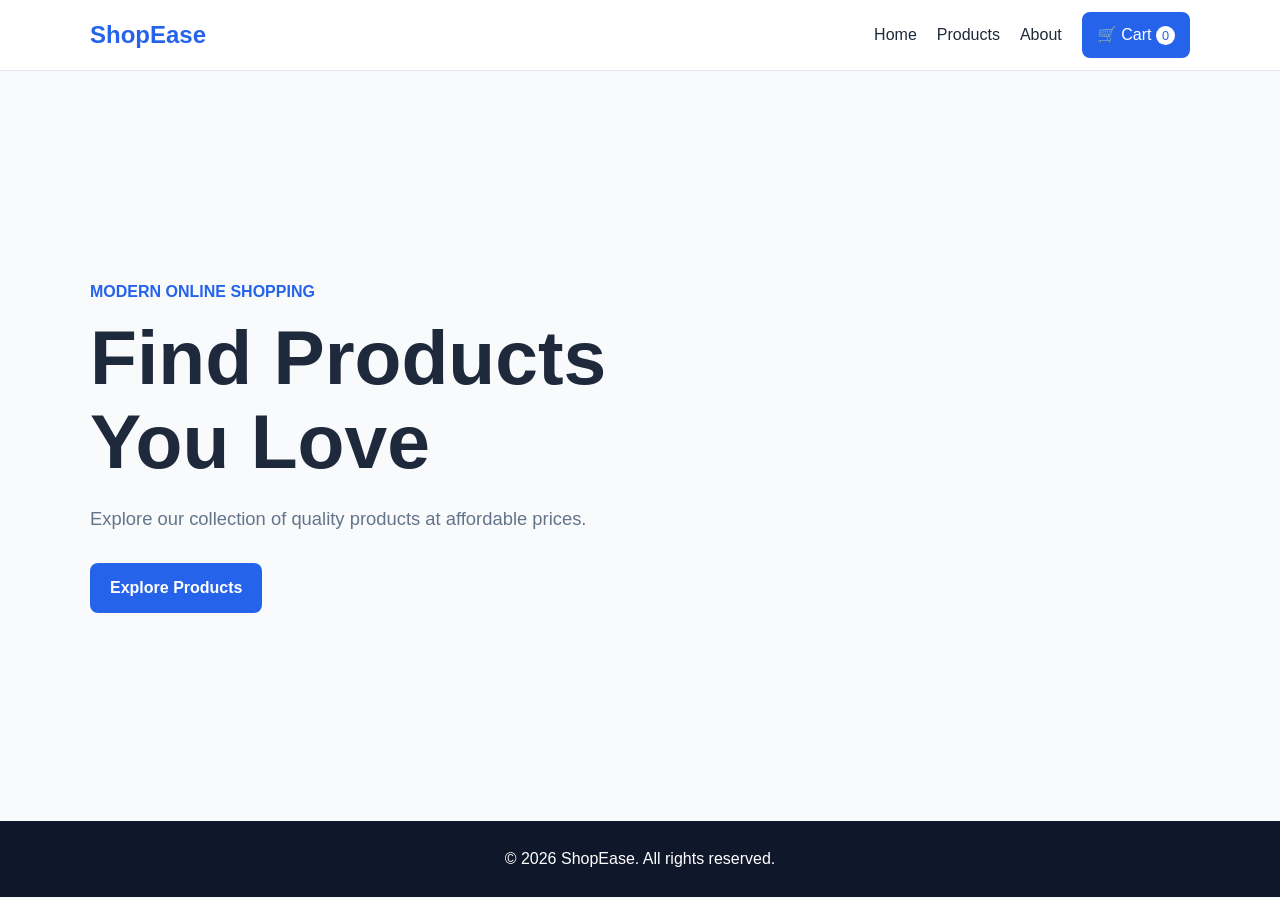
<file: index.html>
<!DOCTYPE html>
<html lang="en">

<head>
    <meta charset="UTF-8">

    <meta name="viewport" content="width=device-width, initial-scale=1.0">

    <meta name="description"
        content="Modern responsive e-commerce product catalog built with HTML, CSS and JavaScript.">

    <meta name="keywords"
        content="e-commerce, product catalog, JavaScript, web development">

    <meta name="author" content="Prajakta">

    <title>ShopEase | Product Catalog</title>

    <link rel="stylesheet" href="style.css">
</head>

<body>

    <!-- ================= HEADER ================= -->

    <header class="header">

        <nav class="navbar container" aria-label="Main navigation">

            <a href="#home" class="logo" data-route="home">
                ShopEase
            </a>

            <div class="nav-links">

                <a href="#home" data-route="home">
                    Home
                </a>

                <a href="#products" data-route="products">
                    Products
                </a>

                <a href="#about" data-route="about">
                    About
                </a>

                <button id="cart-button" class="cart-button">
                    🛒 Cart
                    <span id="cart-count">0</span>
                </button>

            </div>

        </nav>

    </header>


    <!-- ================= MAIN ================= -->

    <main>

        <!-- HOME PAGE -->

        <section id="home-page" class="page">

            <div class="hero container">

                <div class="hero-content">

                    <p class="hero-tag">
                        MODERN ONLINE SHOPPING
                    </p>

                    <h1>
                        Find Products You Love
                    </h1>

                    <p>
                        Explore our collection of quality products
                        at affordable prices.
                    </p>

                    <a href="#products"
                        class="primary-button"
                        data-route="products">

                        Explore Products

                    </a>

                </div>

            </div>

        </section>


        <!-- PRODUCTS PAGE -->

        <section id="products-page" class="page" hidden>

            <div class="container">

                <div class="page-heading">

                    <h1>Our Products</h1>

                    <p>
                        Browse products and add your favourites
                        to the shopping cart.
                    </p>

                </div>


                <!-- Search and filter -->

                <div class="product-controls">

                    <input
                        type="search"
                        id="search-input"
                        placeholder="Search products..."
                        aria-label="Search products"
                    >

                    <select
                        id="category-filter"
                        aria-label="Filter products by category">

                        <option value="all">
                            All Categories
                        </option>

                    </select>

                </div>


                <!-- Loading -->

                <p id="loading" class="loading">
                    Loading products...
                </p>


                <!-- Error -->

                <p id="error-message"
                    class="error-message"
                    role="alert"
                    hidden>
                </p>


                <!-- Product Grid -->

                <div
                    id="product-grid"
                    class="product-grid">

                </div>

            </div>

        </section>


        <!-- ABOUT PAGE -->

        <section id="about-page"
            class="page"
            hidden>

            <div class="container about">

                <h1>About ShopEase</h1>

                <p>
                    ShopEase is a responsive e-commerce product
                    catalog developed as a web development
                    capstone project.
                </p>

                <p>
                    The project demonstrates modular JavaScript,
                    client-side routing, REST API integration,
                    responsive CSS, state management and
                    production deployment.
                </p>

            </div>

        </section>

    </main>


    <!-- ================= CART SIDEBAR ================= -->

    <aside id="cart-sidebar"
        class="cart-sidebar"
        aria-label="Shopping cart"
        hidden>

        <div class="cart-header">

            <h2>Your Cart</h2>

            <button id="close-cart"
                class="close-button"
                aria-label="Close shopping cart">

                ×

            </button>

        </div>

        <div id="cart-items"
            class="cart-items">

        </div>

        <div class="cart-footer">

            <h3>
                Total:
                ₹<span id="cart-total">0.00</span>
            </h3>

            <button id="checkout-button"
                class="primary-button">

                Checkout

            </button>

        </div>

    </aside>


    <!-- ================= FOOTER ================= -->

    <footer class="footer">

        <div class="container">

            <p>
                © 2026 ShopEase. All rights reserved.
            </p>

        </div>

    </footer>


    <script src="script.js"></script>

</body>

</html>
</file>
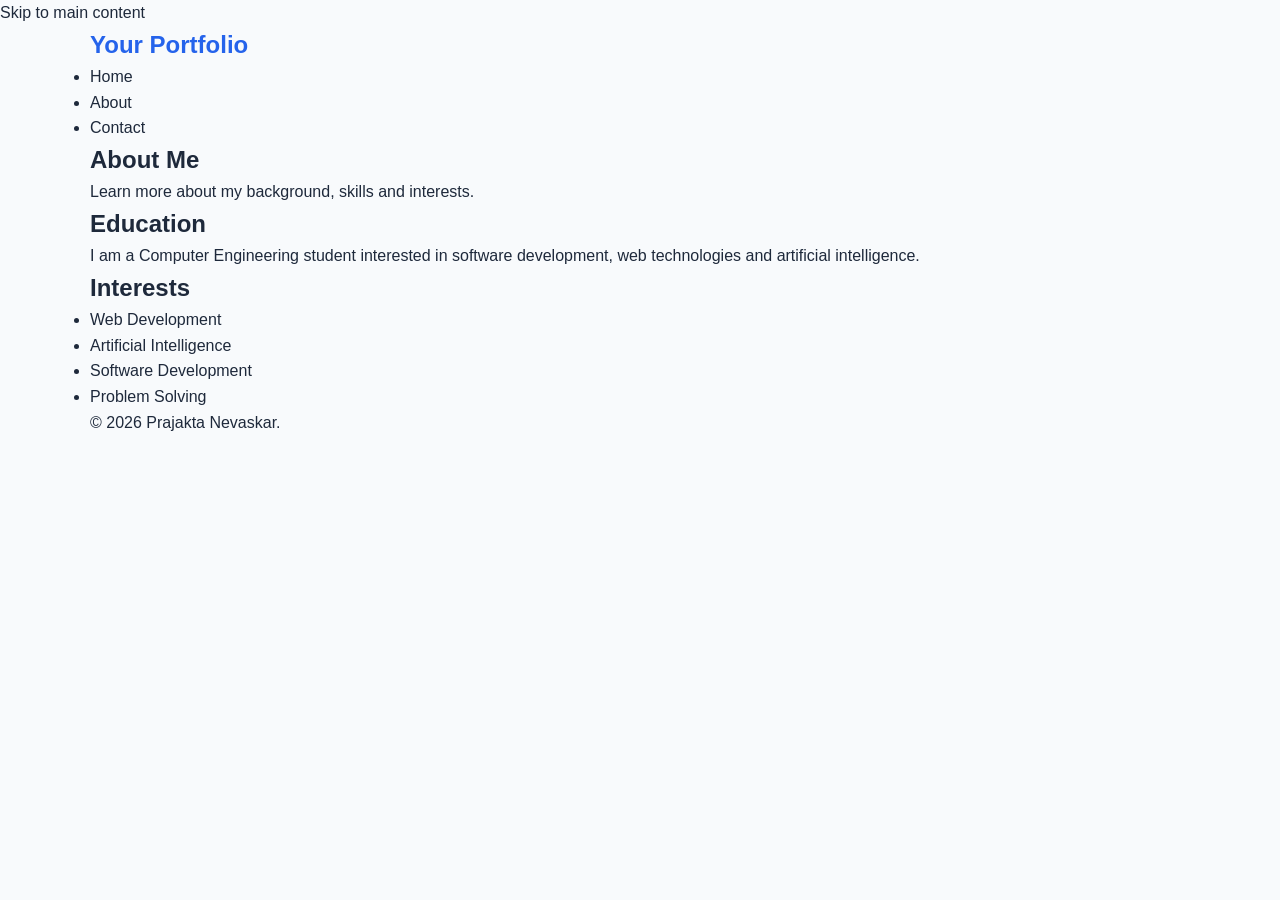
<file: about.html>
<!DOCTYPE html>
<html lang="en">
<head>

    <meta charset="UTF-8">
    <meta name="viewport"content="width=device-width, initial-scale=1.0">
    <meta name="description"content="Learn more about Your Name, including education, skills, interests and professional goals.">
    <meta name="author"content="Prajakta Nevaskar">
    <meta name="robots"content="index, follow">
    <title>About Me | Prajakta Nevaskar</title>
    <link rel="stylesheet" href="style.css">

</head>

<body>

    <a class="skip-link" href="#main-content">
        Skip to main content
    </a>


    <header>

        <div class="container">

            <a href="index.html"class="logo"aria-label="Prajakta Nevaskar - Home">
                Your Portfolio
            </a>

            <nav aria-label="Primary navigation">

                <ul>
                    <li>
                        <a href="index.html">
                            Home
                        </a>
                    </li>

                    <li>
                        <a href="about.html"aria-current="page">
                            About
                        </a>
                    </li>

                    <li>
                        <a href="contact.html">
                            Contact
                        </a>
                    </li>
                </ul>

            </nav>

        </div>

    </header>


    <main id="main-content">

        <article>

            <div class="container">

                <header>

                    <h1>About Me</h1>

                    <p>
                        Learn more about my background,
                        skills and interests.
                    </p>

                </header>


                <section aria-labelledby="education-heading">

                    <h2 id="education-heading">
                        Education
                    </h2>

                    <p>
                        I am a Computer Engineering student
                        interested in software development,
                        web technologies and artificial intelligence.
                    </p>

                </section>


                <section aria-labelledby="interests-heading">

                    <h2 id="interests-heading">
                        Interests
                    </h2>

                    <ul>
                        <li>Web Development</li>
                        <li>Artificial Intelligence</li>
                        <li>Software Development</li>
                        <li>Problem Solving</li>
                    </ul>

                </section>

            </div>

        </article>

    </main>


    <footer>

        <div class="container">

            <p>
                &copy; 2026 Prajakta Nevaskar.
            </p>

        </div>

    </footer>

</body>
</html>
</file>
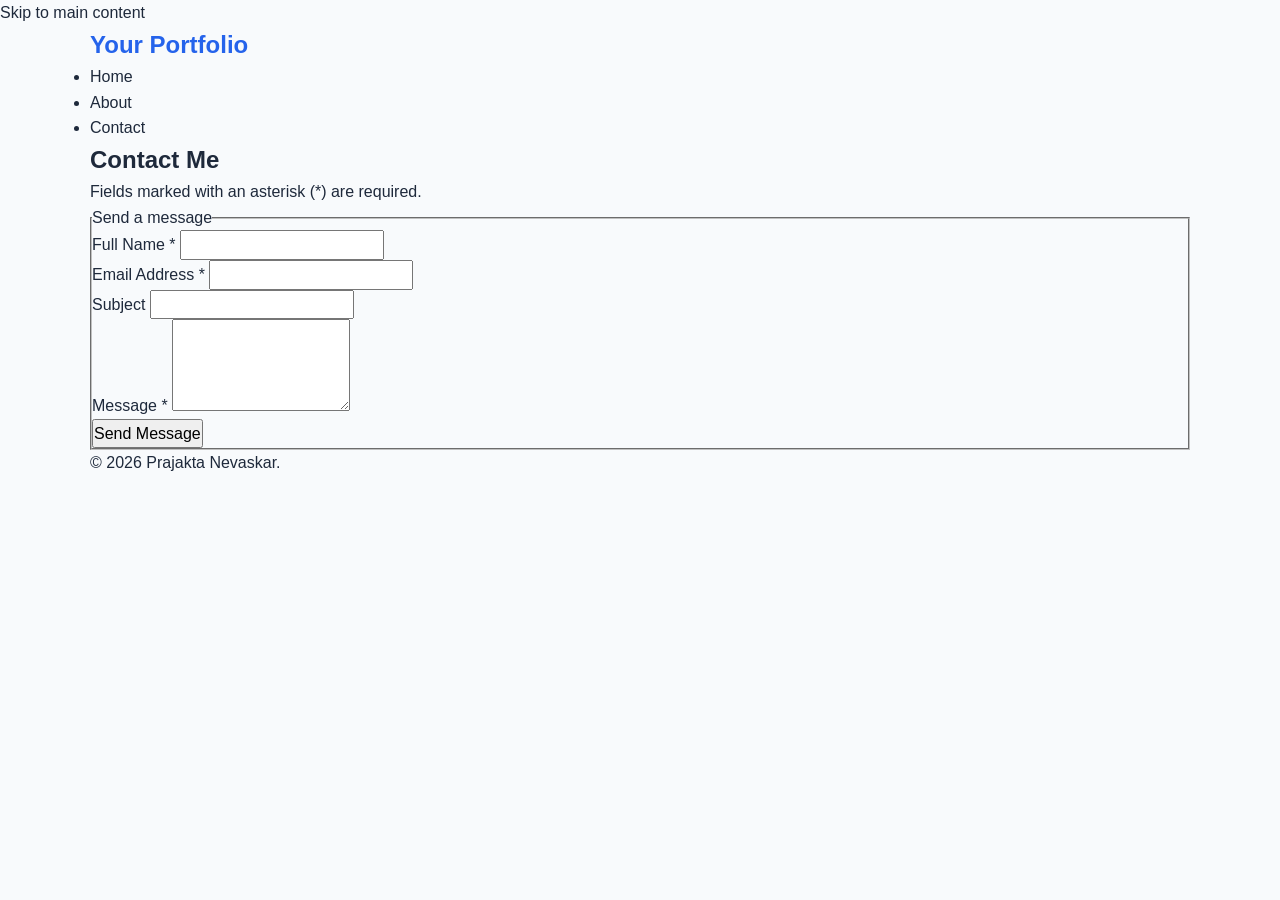
<file: contact.html>
<!DOCTYPE html>
<html lang="en">
<head>

    <meta charset="UTF-8">
    <meta name="viewport"content="width=device-width, initial-scale=1.0">
    <meta name="description"content="Contact Your Name for project collaboration, professional opportunities and general inquiries.">
    <meta name="author"content="Prajakta Nevaskar">
    <meta name="robots"content="index, follow">
    <title>Contact Me | Prajakta Nevaskar</title>
    <link rel="stylesheet" href="style.css">

</head>

<body>

    <a class="skip-link" href="#main-content">
        Skip to main content
    </a>


    <header>

        <div class="container">

            <a href="index.html"class="logo"aria-label="Prajakta Nevaskar - Home">
                Your Portfolio
            </a>

            <nav aria-label="Primary navigation">

                <ul>
                    <li>
                        <a href="index.html">
                            Home
                        </a>
                    </li>

                    <li>
                        <a href="about.html">
                            About
                        </a>
                    </li>

                    <li>
                        <a href="contact.html"aria-current="page">
                            Contact
                        </a>
                    </li>
                </ul>

            </nav>

        </div>

    </header>


    <main id="main-content">

        <section aria-labelledby="contact-heading">

            <div class="container">

                <h1 id="contact-heading">
                    Contact Me
                </h1>

                <p>
                    Fields marked with an asterisk (*) are required.
                </p>


                <form action="#"
                      method="post"
                      aria-labelledby="contact-heading">

                    <fieldset>

                        <legend>
                            Send a message
                        </legend>


                        <div class="form-group">

                            <label for="name">
                                Full Name
                                <span aria-hidden="true">*</span>
                            </label>

                            <input
                                type="text"
                                id="name"
                                name="name"
                                autocomplete="name"
                                required
                                aria-required="true"
                            >

                        </div>


                        <div class="form-group">

                            <label for="email">
                                Email Address
                                <span aria-hidden="true">*</span>
                            </label>

                            <input
                                type="email"
                                id="email"
                                name="email"
                                autocomplete="email"
                                required
                                aria-required="true"
                            >

                        </div>


                        <div class="form-group">

                            <label for="subject">
                                Subject
                            </label>

                            <input
                                type="text"
                                id="subject"
                                name="subject"
                            >

                        </div>


                        <div class="form-group">

                            <label for="message">
                                Message
                                <span aria-hidden="true">*</span>
                            </label>

                            <textarea
                                id="message"
                                name="message"
                                rows="6"
                                required
                                aria-required="true"
                            ></textarea>

                        </div>


                        <button type="submit">
                            Send Message
                        </button>

                    </fieldset>

                </form>

            </div>

        </section>

    </main>


    <footer>

        <div class="container">

            <p>
                &copy; 2026 Prajakta Nevaskar.
            </p>

        </div>

    </footer>

</body>
</html>
</file>
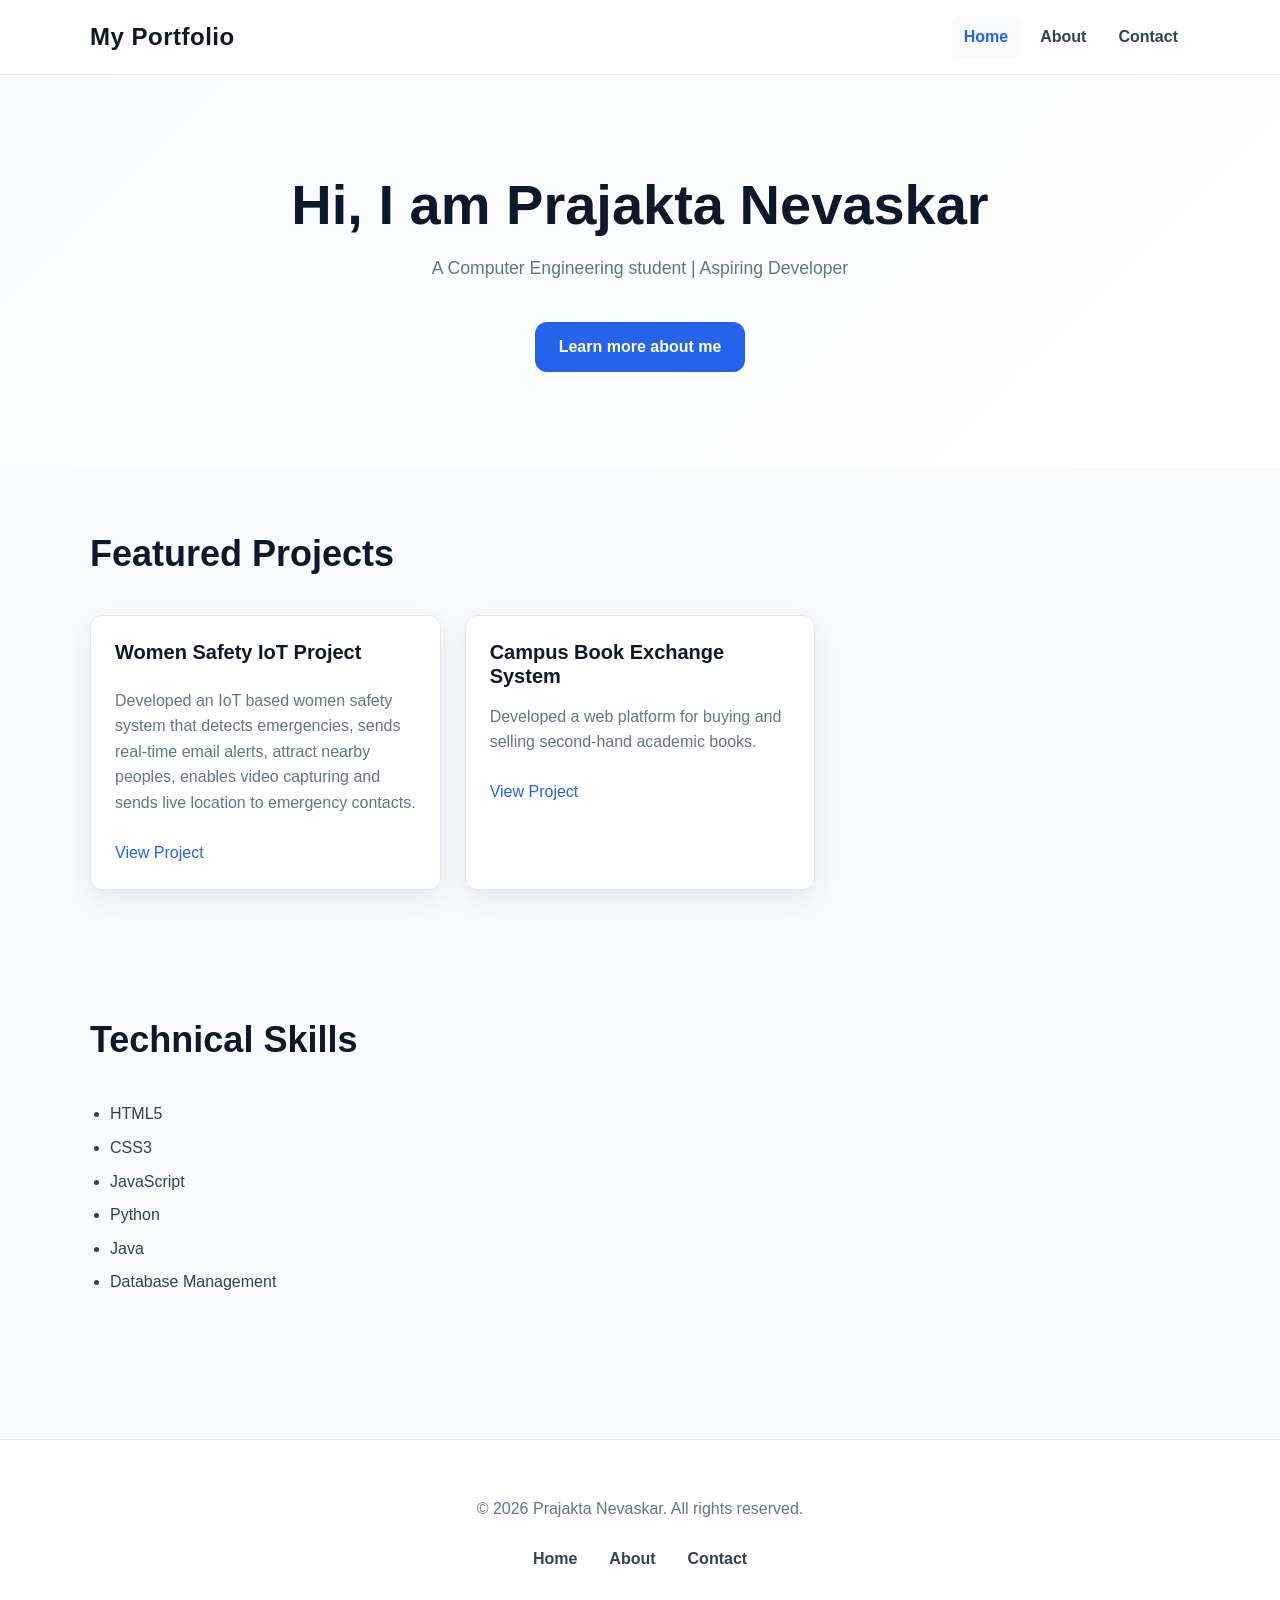
<file: Portfolio.html>
<!DOCTYPE html>
<html lang="en">
<head>
    <meta charset="UTF-8">
    <meta name="viewport" content="width=device-width, initial-scale=1.0">
    <meta name="description" content="Personal portfolio website showcasing projects, skills, education and contact information.">
    <meta name="keywords" content="portfolio, web developer, projects, skills, computer engineering">
    <meta name="author" content="Prajakta Nevaskar">
    <meta name="robots" content="index, follow">

    <title>Prajakta Nevaskar | Personal Portfolio</title>

    <link rel="stylesheet" href="Portfolio.css">
</head>

<body>

    <!-- Skip link for keyboard users -->
    <a class="skip-link" href="#main-content">
        Skip to main content
    </a>

    <header role="banner">
        <div class="container">
            <a href="index.html" class="logo" aria-label="Prajakta - Home">
                My Portfolio
            </a>

            <nav aria-label="Primary navigation">
                <ul>
                    <li>
                        <a href="index.html" aria-current="page">Home</a>
                    </li>

                    <li>
                        <a href="about.html">About</a>
                    </li>

                    <li>
                        <a href="contact.html">Contact</a>
                    </li>
                </ul>
            </nav>

        </div>
    </header>

    <main id="main-content">

        <section aria-labelledby="hero-heading">
            <div class="container">

                <h1 id="hero-heading">
                    Hi, I am Prajakta Nevaskar
                </h1>

                <p>
                    A Computer Engineering student | Aspiring Developer
                </p>

                <a href="about.html"class="button">Learn more about me</a>
            </div>
        </section>


        <section aria-labelledby="projects-heading">

            <div class="container">

                <h2 id="projects-heading">Featured Projects</h2>

                <div class="projects">

                    <article>

                        <h3>Women Safety IoT Project</h3>

                        <p>
                        <p>Developed an IoT based women safety system that detects emergencies, sends real-time email alerts, 
                            attract nearby peoples, enables video capturing and sends live location to emergency contacts.</p>

                        <a href="#" aria-label="View details of Project One">View Project</a>

                    </article>


                    <article>

                        <h3>Campus Book Exchange System</h3>

                        <p>Developed a web platform for buying and selling second-hand academic books.</p>

                        <a href="#"aria-label="View details of Project Two">View Project</a>

                    </article>

                </div>

            </div>

        </section>


        <section aria-labelledby="skills-heading">

            <div class="container">

                <h2 id="skills-heading">Technical Skills</h2>

                <ul>
                    <li>HTML5</li>
                    <li>CSS3</li>
                    <li>JavaScript</li>
                    <li>Python</li>
                    <li>Java</li>
                    <li>Database Management</li>
                </ul>

            </div>

        </section>

    </main>


    <footer role="contentinfo">

        <div class="container">

            <p>
                &copy; 2026 Prajakta Nevaskar. All rights reserved.
            </p>

            <nav aria-label="Footer navigation">

                <ul>
                    <li>
                        <a href="index.html">
                            Home
                        </a>
                    </li>

                    <li>
                        <a href="about.html">
                            About
                        </a>
                    </li>

                    <li>
                        <a href="contact.html">
                            Contact
                        </a>
                    </li>
                </ul>

            </nav>

        </div>

    </footer>

</body>
</html>
</file>
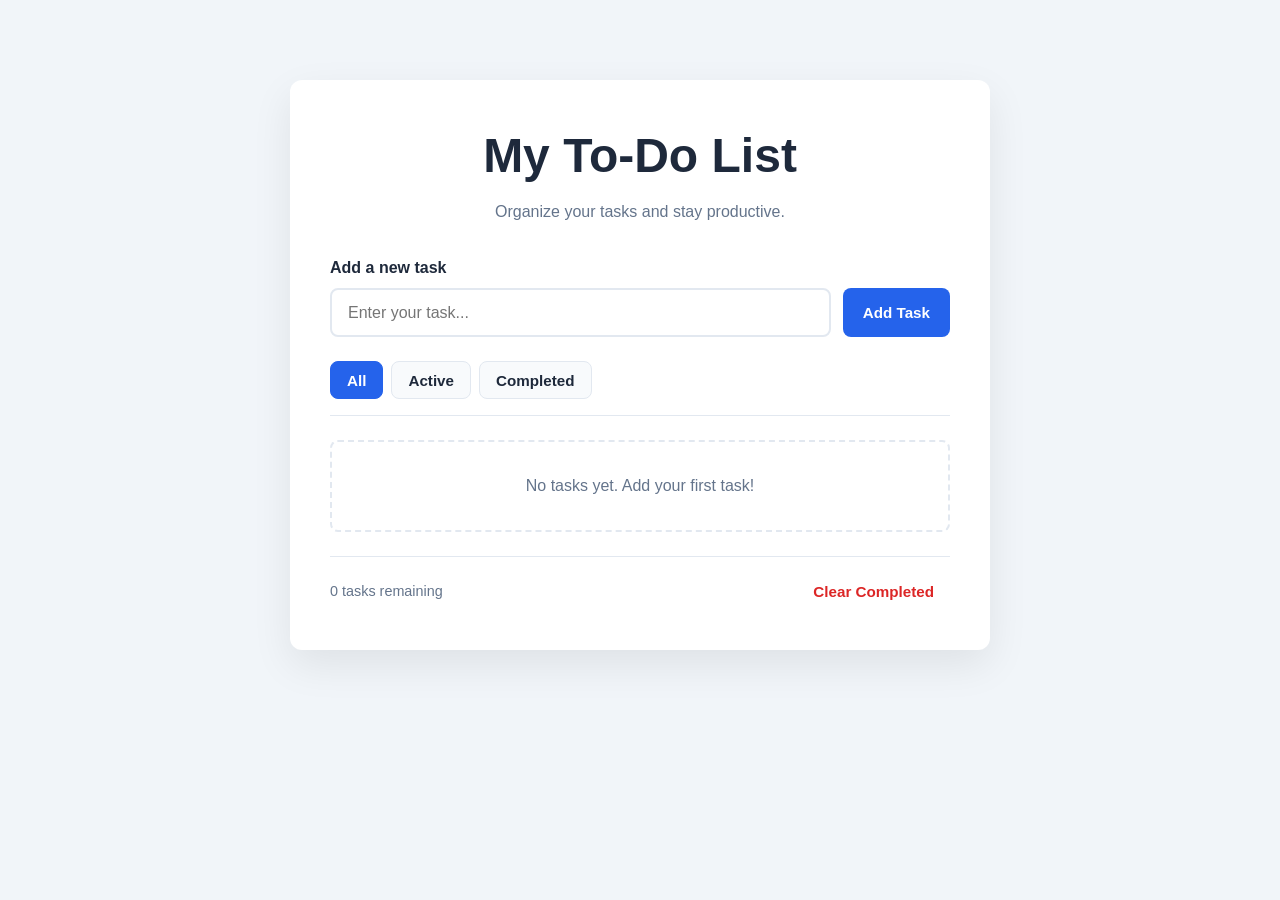
<file: ToDo.html>
<!DOCTYPE html>
<html lang="en">
<head>
    <meta charset="UTF-8">

    <meta name="viewport"content="width=device-width, initial-scale=1.0">

    <meta name="description"content="A responsive JavaScript To-Do List application with CRUD operations, filtering and local storage.">

    <meta name="author"content="Your Name">

    <title>To-Do List | Task Manager</title>

    <link rel="stylesheet" href="ToDo.css">
</head>

<body>

    <main class="app-container">

        <section class="todo-app" aria-labelledby="app-title">

            <header class="app-header">

                <h1 id="app-title">
                    My To-Do List
                </h1>

                <p>
                    Organize your tasks and stay productive.
                </p>

            </header>


            <!-- Add Task Form -->

            <form id="task-form"class="task-form">

                <label for="task-input">
                    Add a new task
                </label>

                <div class="input-group">

                    <input type="text" id="task-input"name="task"placeholder="Enter your task..."autocomplete="off"maxlength="150"required>

                    <button type="submit"id="add-task-btn">
                        Add Task
                    </button>

                </div>

            </form>


            <!-- Filter Buttons -->

            <div class="filters"role="group"aria-label="Filter tasks">

                <button type="button"class="filter-btn active"data-filter="all"aria-pressed="true">
                    All
                </button>

                <button type="button"class="filter-btn"data-filter="active"aria-pressed="false">
                    Active
                </button>

                <button type="button"class="filter-btn"data-filter="completed"aria-pressed="false">
                    Completed
                </button>

            </div>


            <!-- Task List -->

            <ul id="task-list"class="task-list"aria-live="polite"> </ul>


            <!-- Footer -->

            <div class="task-footer">

                <p id="task-count">
                    0 tasks remaining
                </p>

                <button type="button"id="clear-completed">
                    Clear Completed
                </button>

            </div>

        </section>

    </main>


    <script src="ToDo.js"></script>

</body>
</html>
</file>
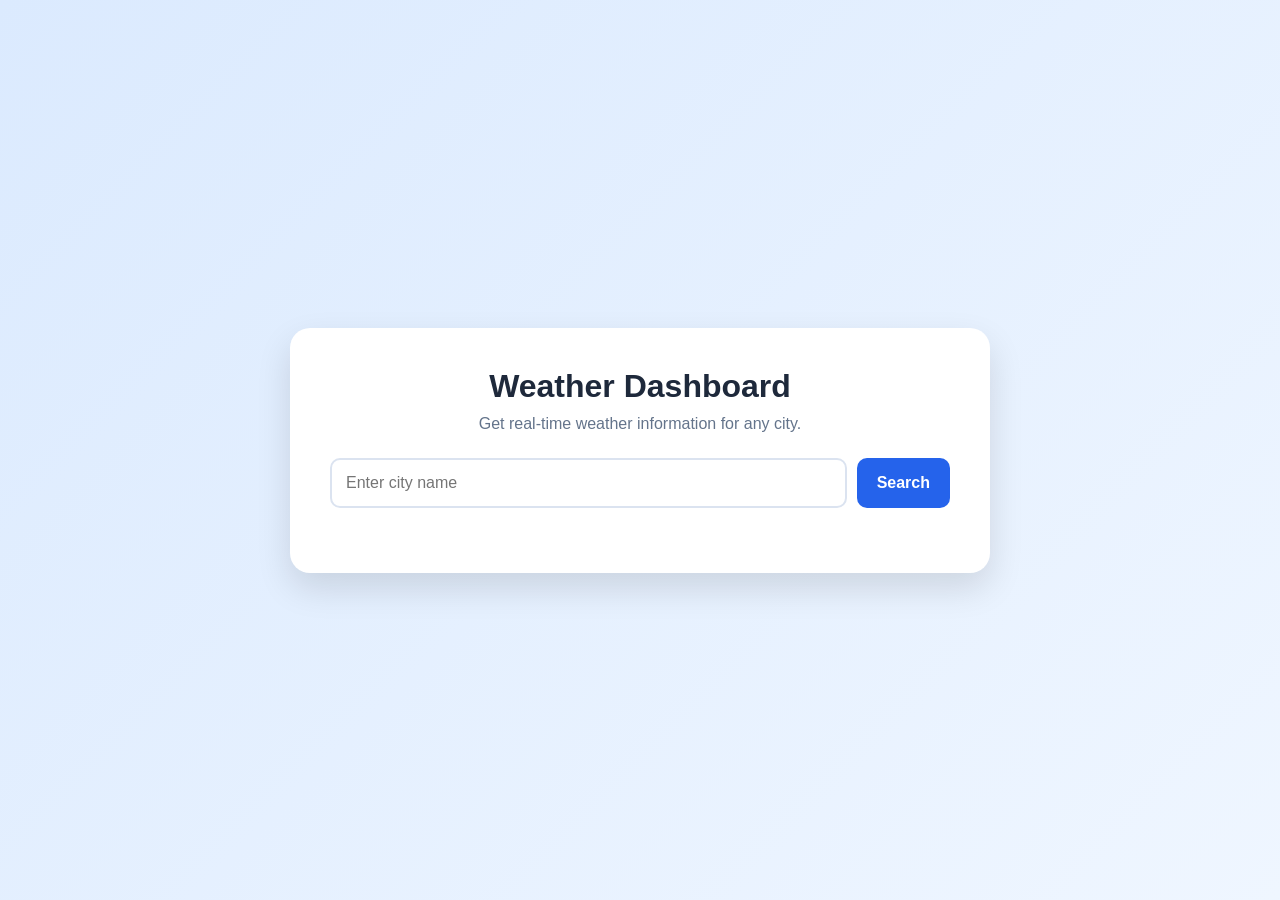
<file: Weather.html>
<!DOCTYPE html>
<html lang="en">
<head>
    <meta charset="UTF-8">

    <meta name="viewport" content="width=device-width, initial-scale=1.0">

    <meta name="description"
          content="Real-time weather dashboard using JavaScript Fetch API and Open-Meteo REST API">

    <meta name="author" content="Prajakta">

    <title>Weather Dashboard</title>

    <link rel="stylesheet" href="Weather.css">
</head>

<body>

    <main class="weather-container">

        <section class="weather-card" aria-labelledby="page-title">

            <header class="weather-header">
                <h1 id="page-title">Weather Dashboard</h1>
                <p>Get real-time weather information for any city.</p>
            </header>

            <!-- Search Section -->
            <form id="search-form" class="search-box">

                <label for="city-input" class="visually-hidden">
                    Enter city name
                </label>

                <input
                    type="text"
                    id="city-input"
                    placeholder="Enter city name"
                    autocomplete="off"
                    required
                >

                <button type="submit" id="search-button">
                    Search
                </button>

            </form>

            <!-- Loading Message -->
            <p id="loading" class="status-message" hidden>
                Loading weather data...
            </p>

            <!-- Error Message -->
            <p id="error-message" class="error-message" role="alert" hidden>
            </p>

            <!-- Weather Information -->
            <section id="weather-section" class="weather-result" hidden>

                <div class="location">
                    <h2 id="city-name">City</h2>
                    <p id="country-name">Country</p>
                </div>

                <div class="temperature">
                    <span id="temperature">--</span>
                    <span>°C</span>
                </div>

                <p id="weather-description" class="weather-description">
                    Weather condition
                </p>

                <div class="weather-details">

                    <article class="weather-item">
                        <h3>Humidity</h3>
                        <p>
                            <span id="humidity">--</span>%
                        </p>
                    </article>

                    <article class="weather-item">
                        <h3>Wind Speed</h3>
                        <p>
                            <span id="wind-speed">--</span> km/h
                        </p>
                    </article>

                    <article class="weather-item">
                        <h3>Wind Direction</h3>
                        <p>
                            <span id="wind-direction">--</span>°
                        </p>
                    </article>

                    <article class="weather-item">
                        <h3>Weather Code</h3>
                        <p id="weather-code">--</p>
                    </article>

                </div>

                <p id="updated-time" class="updated-time"></p>

            </section>

        </section>

    </main>

    <script src="Weather.js"></script>

</body>
</html>
</file>
<file: style.css>
/* =========================================
   VARIABLES
========================================= */

:root {

    --primary: #2563eb;
    --primary-dark: #1d4ed8;

    --background: #f8fafc;
    --surface: #ffffff;

    --text: #1e293b;
    --muted: #64748b;

    --border: #e2e8f0;

    --danger: #dc2626;

    --shadow:
        0 10px 30px rgba(0, 0, 0, 0.08);

}


/* =========================================
   RESET
========================================= */

* {
    margin: 0;
    padding: 0;
    box-sizing: border-box;
}


html {
    scroll-behavior: smooth;
}


body {

    font-family:
        Arial,
        Helvetica,
        sans-serif;

    background: var(--background);

    color: var(--text);

    line-height: 1.6;

}


/* =========================================
   GENERAL
========================================= */

.container {

    width: min(1100px, 92%);

    margin: auto;

}


button,
input,
select {

    font: inherit;

}


button {

    cursor: pointer;

}


a {

    text-decoration: none;

    color: inherit;

}


/* =========================================
   HEADER
========================================= */

.header {

    background: var(--surface);

    border-bottom:
        1px solid var(--border);

    position: sticky;

    top: 0;

    z-index: 100;

}


.navbar {

    min-height: 70px;

    display: flex;

    justify-content: space-between;

    align-items: center;

    gap: 20px;

}


.logo {

    font-size: 1.5rem;

    font-weight: 800;

    color: var(--primary);

}


.nav-links {

    display: flex;

    align-items: center;

    gap: 20px;

}


.nav-links a:hover {

    color: var(--primary);

}


.cart-button {

    border: none;

    background: var(--primary);

    color: white;

    padding: 10px 15px;

    border-radius: 8px;

}


.cart-button:hover {

    background: var(--primary-dark);

}


#cart-count {

    background: white;

    color: var(--primary);

    padding: 2px 6px;

    border-radius: 50%;

    font-size: 0.8rem;

}


/* =========================================
   PAGES
========================================= */

.page {

    min-height: 70vh;

    padding: 60px 0;

}


/* =========================================
   HERO
========================================= */

.hero {

    min-height: 70vh;

    display: flex;

    align-items: center;

}


.hero-content {

    max-width: 650px;

}


.hero-tag {

    color: var(--primary);

    font-weight: bold;

    margin-bottom: 10px;

}


.hero h1 {

    font-size: clamp(2.5rem, 6vw, 5rem);

    line-height: 1.1;

    margin-bottom: 20px;

}


.hero p:not(.hero-tag) {

    font-size: 1.15rem;

    color: var(--muted);

    margin-bottom: 30px;

}


/* =========================================
   BUTTON
========================================= */

.primary-button {

    display: inline-block;

    background: var(--primary);

    color: white;

    border: none;

    padding: 12px 20px;

    border-radius: 8px;

    font-weight: bold;

}


.primary-button:hover {

    background: var(--primary-dark);

}


/* =========================================
   PAGE HEADING
========================================= */

.page-heading {

    text-align: center;

    margin-bottom: 30px;

}


.page-heading h1 {

    font-size: 2.5rem;

    margin-bottom: 10px;

}


.page-heading p {

    color: var(--muted);

}


/* =========================================
   CONTROLS
========================================= */

.product-controls {

    display: flex;

    gap: 15px;

    margin-bottom: 30px;

}


.product-controls input,
.product-controls select {

    width: 100%;

    padding: 12px;

    border:
        1px solid var(--border);

    border-radius: 8px;

    background: white;

}


/* =========================================
   PRODUCT GRID
========================================= */

.product-grid {

    display: grid;

    grid-template-columns:
        repeat(1, 1fr);

    gap: 25px;

}


.product-card {

    background: var(--surface);

    border-radius: 12px;

    overflow: hidden;

    box-shadow: var(--shadow);

    transition:
        transform 0.2s ease;

}


.product-card:hover {

    transform: translateY(-5px);

}


.product-image {

    width: 100%;

    height: 230px;

    object-fit: contain;

    padding: 20px;

    background: #f8fafc;

}


.product-content {

    padding: 20px;

}


.product-category {

    color: var(--primary);

    font-size: 0.85rem;

    text-transform: capitalize;

}


.product-title {

    font-size: 1.05rem;

    margin: 8px 0;

    min-height: 50px;

}


.product-description {

    color: var(--muted);

    font-size: 0.9rem;

    margin-bottom: 15px;

}


.product-bottom {

    display: flex;

    justify-content: space-between;

    align-items: center;

    gap: 10px;

}


.product-price {

    font-size: 1.2rem;

    font-weight: bold;

}


.add-button {

    background: var(--primary);

    color: white;

    border: none;

    padding: 9px 12px;

    border-radius: 7px;

}


.add-button:hover {

    background: var(--primary-dark);

}


/* =========================================
   LOADING / ERROR
========================================= */

.loading {

    text-align: center;

    margin: 30px;

    color: var(--primary);

}


.error-message {

    background: #fee2e2;

    color: var(--danger);

    padding: 15px;

    border-radius: 8px;

    margin-bottom: 20px;

}


/* =========================================
   CART SIDEBAR
========================================= */

.cart-sidebar {

    position: fixed;

    top: 0;

    right: 0;

    width: min(400px, 90%);

    height: 100vh;

    background: white;

    box-shadow:
        -10px 0 30px rgba(0, 0, 0, 0.15);

    z-index: 200;

    padding: 25px;

    overflow-y: auto;

}


.cart-header {

    display: flex;

    justify-content: space-between;

    align-items: center;

    border-bottom:
        1px solid var(--border);

    padding-bottom: 15px;

}


.close-button {

    border: none;

    background: transparent;

    font-size: 2rem;

}


.cart-items {

    padding: 20px 0;

}


.cart-item {

    display: flex;

    gap: 12px;

    padding: 15px 0;

    border-bottom:
        1px solid var(--border);

}


.cart-item img {

    width: 70px;

    height: 70px;

    object-fit: contain;

}


.cart-item-info {

    flex: 1;

}


.remove-button {

    border: none;

    background: transparent;

    color: var(--danger);

    margin-top: 5px;

}


.cart-footer {

    border-top:
        1px solid var(--border);

    padding-top: 20px;

}


/* =========================================
   ABOUT
========================================= */

.about {

    max-width: 800px;

}


.about h1 {

    margin-bottom: 20px;

}


.about p {

    color: var(--muted);

    margin-bottom: 15px;

}


/* =========================================
   FOOTER
========================================= */

.footer {

    background: #0f172a;

    color: white;

    padding: 25px 0;

    text-align: center;

}


/* =========================================
   TABLET
========================================= */

@media (min-width: 600px) {

    .product-grid {

        grid-template-columns:
            repeat(2, 1fr);

    }

}


/* =========================================
   DESKTOP
========================================= */

@media (min-width: 900px) {

    .product-grid {

        grid-template-columns:
            repeat(3, 1fr);

    }

}


/* =========================================
   MOBILE
========================================= */

@media (max-width: 600px) {

    .navbar {

        flex-direction: column;

        padding: 15px 0;

    }

    .nav-links {

        flex-wrap: wrap;

        justify-content: center;

    }

    .product-controls {

        flex-direction: column;

    }

}
</file>
<file: Portfolio.css>
/* =====================================================
   PERSONAL PORTFOLIO
   Internship Task 2: Advanced CSS3 & Responsive Design
   Compatible with the HTML structure from Task 1
   ===================================================== */


/* =====================================================
   1. CSS VARIABLES
   ===================================================== */

:root {
    /* Colors */
    --bg-color: #f8fafc;
    --surface-color: #ffffff;
    --text-color: #334155;
    --heading-color: #0f172a;
    --muted-color: #64748b;
    --accent-color: #2563eb;
    --accent-hover: #1d4ed8;
    --border-color: #e2e8f0;

    /* Effects */
    --shadow: 0 10px 30px rgba(15, 23, 42, 0.08);
    --shadow-hover: 0 18px 40px rgba(15, 23, 42, 0.14);

    /* Typography */
    --font-main: Arial, sans-serif;

    /* Layout */
    --max-width: 1100px;
    --radius: 12px;

    /* Spacing */
    --space-xs: 0.5rem;
    --space-sm: 1rem;
    --space-md: 1.5rem;
    --space-lg: 2.5rem;
    --space-xl: 4rem;

    /* Animation */
    --transition: 0.3s ease;
}


/* =====================================================
   2. DARK MODE THEME
   ===================================================== */

[data-theme="dark"] {
    --bg-color: #0f172a;
    --surface-color: #1e293b;
    --text-color: #cbd5e1;
    --heading-color: #f8fafc;
    --muted-color: #94a3b8;
    --accent-color: #60a5fa;
    --accent-hover: #93c5fd;
    --border-color: #334155;

    --shadow: 0 10px 30px rgba(0, 0, 0, 0.25);
    --shadow-hover: 0 18px 40px rgba(0, 0, 0, 0.35);
}


/* =====================================================
   3. RESET & BASIC STYLES
   ===================================================== */

*,
*::before,
*::after {
    box-sizing: border-box;
}

html {
    scroll-behavior: smooth;
}

body {
    margin: 0;
    font-family: var(--font-main);
    font-size: 1rem;
    line-height: 1.6;
    background-color: var(--bg-color);
    color: var(--text-color);

    transition:
        background-color var(--transition),
        color var(--transition);
}

img {
    max-width: 100%;
    height: auto;
    display: block;
}

a {
    color: var(--accent-color);
    text-decoration: none;
}

a:hover {
    color: var(--accent-hover);
}

button,
input,
textarea {
    font: inherit;
}


/* =====================================================
   4. CONTAINER
   ===================================================== */

.container {
    width: min(90%, var(--max-width));
    margin-inline: auto;
}


/* =====================================================
   5. TYPOGRAPHY
   ===================================================== */

h1,
h2,
h3 {
    margin-top: 0;
    color: var(--heading-color);
    line-height: 1.2;
}

h1 {
    font-size: clamp(2rem, 5vw, 3.5rem);
    margin-bottom: var(--space-sm);
}

h2 {
    font-size: clamp(1.5rem, 3vw, 2.25rem);
    margin-bottom: var(--space-md);
}

h3 {
    font-size: 1.25rem;
    margin-bottom: var(--space-sm);
}

p {
    color: var(--muted-color);
}


/* =====================================================
   6. HEADER
   ===================================================== */

header {
    background-color: var(--surface-color);
    border-bottom: 1px solid var(--border-color);
    padding: var(--space-sm) 0;

    transition:
        background-color var(--transition),
        border-color var(--transition);
}

header .container {
    display: flex;
    flex-direction: column;
    align-items: center;
    gap: var(--space-sm);
}

.logo {
    font-size: 1.5rem;
    font-weight: bold;
    color: var(--heading-color);
    letter-spacing: 0.5px;
}


/* =====================================================
   7. NAVIGATION
   ===================================================== */

nav ul {
    display: flex;
    flex-wrap: wrap;
    justify-content: center;
    align-items: center;

    gap: var(--space-xs);

    list-style: none;
    padding: 0;
    margin: 0;
}

nav a {
    display: inline-block;

    padding: 0.5rem 0.75rem;

    color: var(--text-color);
    font-weight: 600;

    border-radius: 6px;

    transition:
        background-color var(--transition),
        color var(--transition);
}

nav a:hover,
nav a[aria-current="page"] {
    background-color: var(--bg-color);
    color: var(--accent-color);
}


/* =====================================================
   8. SKIP LINK
   ===================================================== */

.skip-link {
    position: absolute;
    top: -100px;
    left: 1rem;
    z-index: 1000;

    padding: 0.75rem 1rem;

    background-color: var(--accent-color);
    color: white;

    border-radius: 6px;
}

.skip-link:focus {
    top: 1rem;
}


/* =====================================================
   9. ACCESSIBLE FOCUS INDICATORS
   ===================================================== */

a:focus-visible,
button:focus-visible,
input:focus-visible,
textarea:focus-visible {
    outline: 3px solid var(--accent-color);
    outline-offset: 3px;
}


/* =====================================================
   10. HERO SECTION
   ===================================================== */

#main-content > section:first-child {
    padding: var(--space-xl) 0;
    text-align: center;

    background:
        linear-gradient(
            135deg,
            var(--bg-color),
            var(--surface-color)
        );
}

#main-content > section:first-child p {
    max-width: 600px;
    margin: var(--space-sm) auto var(--space-lg);

    font-size: 1.1rem;
}


/* =====================================================
   11. BUTTON
   ===================================================== */

.button,
button {
    display: inline-block;

    padding: 0.75rem 1.5rem;

    background-color: var(--accent-color);
    color: white;

    border: none;
    border-radius: var(--radius);

    cursor: pointer;
    font-weight: 600;

    transition:
        background-color var(--transition),
        transform var(--transition),
        box-shadow var(--transition);
}

.button:hover,
button:hover {
    background-color: var(--accent-hover);
    color: white;

    transform: translateY(-2px);

    box-shadow: 0 8px 20px rgba(37, 99, 235, 0.2);
}


/* =====================================================
   12. SECTIONS
   ===================================================== */

section {
    padding: var(--space-lg) 0;
}

section > .container > h2 {
    margin-bottom: var(--space-lg);
}


/* =====================================================
   13. PROJECT GRID
   CSS GRID = TWO-DIMENSIONAL LAYOUT
   ===================================================== */

.projects {
    display: grid;

    /* Mobile: one column */
    grid-template-columns: 1fr;

    gap: var(--space-md);
}

.projects article {
    background-color: var(--surface-color);

    border: 1px solid var(--border-color);
    border-radius: var(--radius);

    padding: var(--space-md);

    box-shadow: var(--shadow);

    transition:
        transform var(--transition),
        box-shadow var(--transition),
        border-color var(--transition);
}

.projects article:hover {
    transform: translateY(-6px);

    box-shadow: var(--shadow-hover);

    border-color: var(--accent-color);
}

.projects article h3 {
    margin-top: 0;
}

.projects article p {
    margin-bottom: var(--space-md);
}


/* =====================================================
   14. SKILLS
   ===================================================== */

section ul {
    padding-left: 1.25rem;
}

section ul li {
    margin-bottom: 0.5rem;
}


/* =====================================================
   15. ABOUT PAGE
   ===================================================== */

main article {
    padding: var(--space-lg) 0;
}

main article > .container > header {
    background: transparent;
    border: none;

    padding: 0;
    margin-bottom: var(--space-lg);
}

main article section {
    padding: var(--space-md) 0;
}


/* =====================================================
   16. CONTACT FORM
   ===================================================== */

form {
    max-width: 700px;
    margin: var(--space-lg) auto;
}

fieldset {
    border: 1px solid var(--border-color);
    border-radius: var(--radius);

    padding: var(--space-md);

    background-color: var(--surface-color);

    box-shadow: var(--shadow);
}

legend {
    padding: 0 0.5rem;

    font-weight: bold;
    color: var(--heading-color);
}

.form-group {
    margin-bottom: var(--space-md);
}

label {
    display: block;

    margin-bottom: 0.5rem;

    font-weight: 600;
    color: var(--heading-color);
}

input,
textarea {
    width: 100%;

    padding: 0.75rem;

    border: 1px solid var(--border-color);
    border-radius: 6px;

    background-color: var(--bg-color);
    color: var(--text-color);

    transition:
        border-color var(--transition),
        box-shadow var(--transition);
}

input:focus,
textarea:focus {
    border-color: var(--accent-color);

    box-shadow:
        0 0 0 3px rgba(37, 99, 235, 0.15);

    outline: none;
}

textarea {
    resize: vertical;
}


/* =====================================================
   17. FOOTER
   ===================================================== */

footer {
    margin-top: var(--space-xl);

    padding: var(--space-lg) 0;

    background-color: var(--surface-color);

    border-top: 1px solid var(--border-color);

    text-align: center;

    transition:
        background-color var(--transition),
        border-color var(--transition);
}

footer nav {
    margin-top: var(--space-sm);
}


/* =====================================================
   18. TABLET RESPONSIVE DESIGN
   ===================================================== */

@media (min-width: 768px) {

    /* Header becomes horizontal */
    header .container {
        flex-direction: row;
        justify-content: space-between;
    }

    /* Two-column project layout */
    .projects {
        grid-template-columns: repeat(2, 1fr);
    }

    section {
        padding: var(--space-xl) 0;
    }

}


/* =====================================================
   19. DESKTOP RESPONSIVE DESIGN
   ===================================================== */

@media (min-width: 1024px) {

    /* Three-column project layout */
    .projects {
        grid-template-columns: repeat(3, 1fr);
    }

    /* Larger hero section */
    #main-content > section:first-child {
        padding: 6rem 0;
    }

}


/* =====================================================
   20. REDUCED MOTION
   Accessibility: Respect user motion preferences
   ===================================================== */

@media (prefers-reduced-motion: reduce) {

    html {
        scroll-behavior: auto;
    }

    *,
    *::before,
    *::after {
        transition-duration: 0.01ms !important;
        animation-duration: 0.01ms !important;
    }

}
</file>
<file: ToDo.css>
/* ==========================================
   TO-DO LIST APPLICATION
   Responsive CSS
   ========================================== */


/* ---------- RESET ---------- */

* {
    box-sizing: border-box;
    margin: 0;
    padding: 0;
}


/* ---------- ROOT VARIABLES ---------- */

:root {
    --background: #f1f5f9;
    --card: #ffffff;
    --text: #1e293b;
    --muted: #64748b;
    --primary: #2563eb;
    --primary-hover: #1d4ed8;
    --danger: #dc2626;
    --danger-hover: #b91c1c;
    --border: #e2e8f0;
    --completed: #94a3b8;

    --radius: 12px;
    --shadow: 0 15px 40px rgba(0, 0, 0, 0.08);

    --transition: 0.25s ease;
}


/* ---------- BODY ---------- */

body {
    min-height: 100vh;

    font-family:
        Arial,
        Helvetica,
        sans-serif;

    line-height: 1.5;

    background: var(--background);
    color: var(--text);
}


/* ---------- MAIN CONTAINER ---------- */

.app-container {
    width: min(92%, 700px);
    margin: 0 auto;

    padding: 2rem 0;
}


/* ---------- TODO APP ---------- */

.todo-app {
    background: var(--card);

    padding: 1.5rem;

    border-radius: var(--radius);

    box-shadow: var(--shadow);
}


/* ---------- HEADER ---------- */

.app-header {
    text-align: center;
    margin-bottom: 2rem;
}

.app-header h1 {
    font-size: clamp(2rem, 6vw, 3rem);
    margin-bottom: 0.5rem;
}

.app-header p {
    color: var(--muted);
}


/* ---------- FORM ---------- */

.task-form {
    margin-bottom: 1.5rem;
}

.task-form label {
    display: block;

    margin-bottom: 0.5rem;

    font-weight: 600;
}

.input-group {
    display: flex;
    flex-direction: column;

    gap: 0.75rem;
}

#task-input {
    width: 100%;

    padding: 0.85rem 1rem;

    border: 2px solid var(--border);

    border-radius: 8px;

    font-size: 1rem;

    color: var(--text);

    background: #ffffff;

    transition:
        border-color var(--transition),
        box-shadow var(--transition);
}

#task-input:focus {
    outline: none;

    border-color: var(--primary);

    box-shadow:
        0 0 0 3px rgba(37, 99, 235, 0.15);
}


/* ---------- GENERAL BUTTON ---------- */

button {
    border: none;

    border-radius: 8px;

    cursor: pointer;

    font-size: 0.95rem;

    font-weight: 600;

    transition:
        background-color var(--transition),
        transform var(--transition);
}

button:focus-visible {
    outline: 3px solid var(--primary);
    outline-offset: 2px;
}


/* ---------- ADD BUTTON ---------- */

#add-task-btn {
    padding: 0.85rem 1.25rem;

    background: var(--primary);

    color: white;
}

#add-task-btn:hover {
    background: var(--primary-hover);

    transform: translateY(-2px);
}


/* ---------- FILTERS ---------- */

.filters {
    display: flex;
    flex-wrap: wrap;

    gap: 0.5rem;

    margin-bottom: 1.5rem;

    padding-bottom: 1rem;

    border-bottom: 1px solid var(--border);
}

.filter-btn {
    padding: 0.6rem 1rem;

    background: #f8fafc;

    color: var(--text);

    border: 1px solid var(--border);
}

.filter-btn:hover {
    background: #e2e8f0;
}

.filter-btn.active {
    background: var(--primary);

    color: white;

    border-color: var(--primary);
}


/* ---------- TASK LIST ---------- */

.task-list {
    list-style: none;

    display: flex;

    flex-direction: column;

    gap: 0.75rem;
}


/* ---------- TASK ITEM ---------- */

.task-item {
    display: flex;

    align-items: center;

    gap: 0.75rem;

    padding: 1rem;

    background: #f8fafc;

    border: 1px solid var(--border);

    border-radius: 8px;

    transition:
        box-shadow var(--transition),
        transform var(--transition);
}

.task-item:hover {
    box-shadow:
        0 5px 15px rgba(0, 0, 0, 0.06);
}


/* ---------- CHECKBOX ---------- */

.task-checkbox {
    width: 20px;
    height: 20px;

    flex-shrink: 0;

    cursor: pointer;

    accent-color: var(--primary);
}


/* ---------- TASK TEXT ---------- */

.task-text {
    flex: 1;

    word-break: break-word;

    color: var(--text);
}

.task-item.completed .task-text {
    color: var(--completed);

    text-decoration: line-through;
}


/* ---------- ACTION BUTTONS ---------- */

.task-actions {
    display: flex;

    gap: 0.4rem;

    flex-shrink: 0;
}

.edit-btn,
.delete-btn {
    padding: 0.5rem 0.7rem;
}

.edit-btn {
    background: #dbeafe;
    color: #1d4ed8;
}

.edit-btn:hover {
    background: #bfdbfe;
}

.delete-btn {
    background: #fee2e2;
    color: var(--danger);
}

.delete-btn:hover {
    background: #fecaca;
}


/* ---------- EMPTY MESSAGE ---------- */

.empty-message {
    padding: 2rem;

    text-align: center;

    color: var(--muted);

    border: 2px dashed var(--border);

    border-radius: 8px;
}


/* ---------- FOOTER ---------- */

.task-footer {
    display: flex;

    flex-direction: column;

    align-items: center;

    gap: 1rem;

    margin-top: 1.5rem;

    padding-top: 1rem;

    border-top: 1px solid var(--border);
}

#task-count {
    color: var(--muted);

    font-size: 0.9rem;
}

#clear-completed {
    padding: 0.6rem 1rem;

    background: transparent;

    color: var(--danger);
}

#clear-completed:hover {
    background: #fee2e2;
}


/* ---------- TABLET ---------- */

@media (min-width: 600px) {

    .app-container {
        padding: 4rem 0;
    }

    .todo-app {
        padding: 2rem;
    }

    .input-group {
        flex-direction: row;
    }

    #task-input {
        flex: 1;
    }

    #add-task-btn {
        flex-shrink: 0;
    }

    .task-footer {
        flex-direction: row;

        justify-content: space-between;
    }
}


/* ---------- DESKTOP ---------- */

@media (min-width: 900px) {

    .app-container {
        padding-top: 5rem;
    }

    .todo-app {
        padding: 2.5rem;
    }

}


/* ---------- REDUCED MOTION ---------- */

@media (prefers-reduced-motion: reduce) {

    *,
    *::before,
    *::after {
        transition: none !important;
    }

}
</file>
<file: Weather.css>
/* ================================
   CSS VARIABLES
================================ */

:root {
    --primary-color: #2563eb;
    --primary-dark: #1d4ed8;
    --background-color: #eef4ff;
    --card-color: #ffffff;
    --text-color: #1e293b;
    --secondary-text: #64748b;
    --border-color: #dbe3f0;
    --error-color: #dc2626;
    --success-color: #15803d;
    --shadow: 0 15px 35px rgba(0, 0, 0, 0.12);
}


/* ================================
   RESET
================================ */

* {
    margin: 0;
    padding: 0;
    box-sizing: border-box;
}


/* ================================
   BODY
================================ */

body {
    font-family: Arial, Helvetica, sans-serif;
    background: linear-gradient(135deg, #dbeafe, #eff6ff);
    color: var(--text-color);
    min-height: 100vh;
}


/* ================================
   MAIN CONTAINER
================================ */

.weather-container {
    width: 100%;
    min-height: 100vh;

    display: flex;
    justify-content: center;
    align-items: center;

    padding: 20px;
}


/* ================================
   WEATHER CARD
================================ */

.weather-card {
    width: 100%;
    max-width: 700px;

    background: var(--card-color);

    padding: 30px;

    border-radius: 20px;

    box-shadow: var(--shadow);
}


/* ================================
   HEADER
================================ */

.weather-header {
    text-align: center;
    margin-bottom: 25px;
}

.weather-header h1 {
    font-size: 2rem;
    margin-bottom: 10px;
}

.weather-header p {
    color: var(--secondary-text);
}


/* ================================
   SEARCH BOX
================================ */

.search-box {
    display: flex;
    gap: 10px;

    margin-bottom: 25px;
}

.search-box input {
    flex: 1;

    padding: 14px;

    border: 2px solid var(--border-color);
    border-radius: 10px;

    font-size: 1rem;

    outline: none;
}

.search-box input:focus {
    border-color: var(--primary-color);
}

.search-box button {
    padding: 14px 20px;

    border: none;
    border-radius: 10px;

    background: var(--primary-color);
    color: white;

    font-size: 1rem;
    font-weight: bold;

    cursor: pointer;
}

.search-box button:hover {
    background: var(--primary-dark);
}


/* ================================
   STATUS MESSAGES
================================ */

.status-message {
    text-align: center;
    color: var(--primary-color);
    margin: 20px 0;
}

.error-message {
    text-align: center;
    color: var(--error-color);

    background: #fee2e2;

    padding: 12px;

    border-radius: 8px;

    margin-bottom: 20px;
}


/* ================================
   WEATHER RESULT
================================ */

.weather-result {
    text-align: center;
}

.location {
    margin-bottom: 15px;
}

.location h2 {
    font-size: 2rem;
    margin-bottom: 5px;
}

.location p {
    color: var(--secondary-text);
}


/* ================================
   TEMPERATURE
================================ */

.temperature {
    font-size: 4rem;
    font-weight: bold;

    color: var(--primary-color);

    margin: 20px 0 5px;
}

.weather-description {
    font-size: 1.2rem;
    color: var(--secondary-text);

    margin-bottom: 25px;
}


/* ================================
   WEATHER DETAILS
================================ */

.weather-details {
    display: grid;

    grid-template-columns: repeat(2, 1fr);

    gap: 15px;

    margin-top: 20px;
}

.weather-item {
    background: #f8fafc;

    border: 1px solid var(--border-color);

    padding: 20px;

    border-radius: 12px;
}

.weather-item h3 {
    font-size: 0.95rem;

    color: var(--secondary-text);

    margin-bottom: 8px;
}

.weather-item p {
    font-size: 1.3rem;

    font-weight: bold;
}


/* ================================
   UPDATED TIME
================================ */

.updated-time {
    margin-top: 25px;

    font-size: 0.9rem;

    color: var(--secondary-text);
}


/* ================================
   ACCESSIBILITY
================================ */

.visually-hidden {
    position: absolute;

    width: 1px;
    height: 1px;

    padding: 0;
    margin: -1px;

    overflow: hidden;

    clip: rect(0, 0, 0, 0);

    white-space: nowrap;

    border: 0;
}


/* ================================
   TABLET
================================ */

@media (min-width: 600px) {

    .weather-card {
        padding: 40px;
    }

    .weather-details {
        grid-template-columns: repeat(4, 1fr);
    }

}


/* ================================
   MOBILE
================================ */

@media (max-width: 500px) {

    .weather-card {
        padding: 20px;
    }

    .search-box {
        flex-direction: column;
    }

    .search-box button {
        width: 100%;
    }

    .temperature {
        font-size: 3rem;
    }

    .weather-details {
        grid-template-columns: 1fr;
    }

}


/* ================================
   REDUCED MOTION
================================ */

@media (prefers-reduced-motion: reduce) {

    * {
        scroll-behavior: auto;
    }

}
</file>
